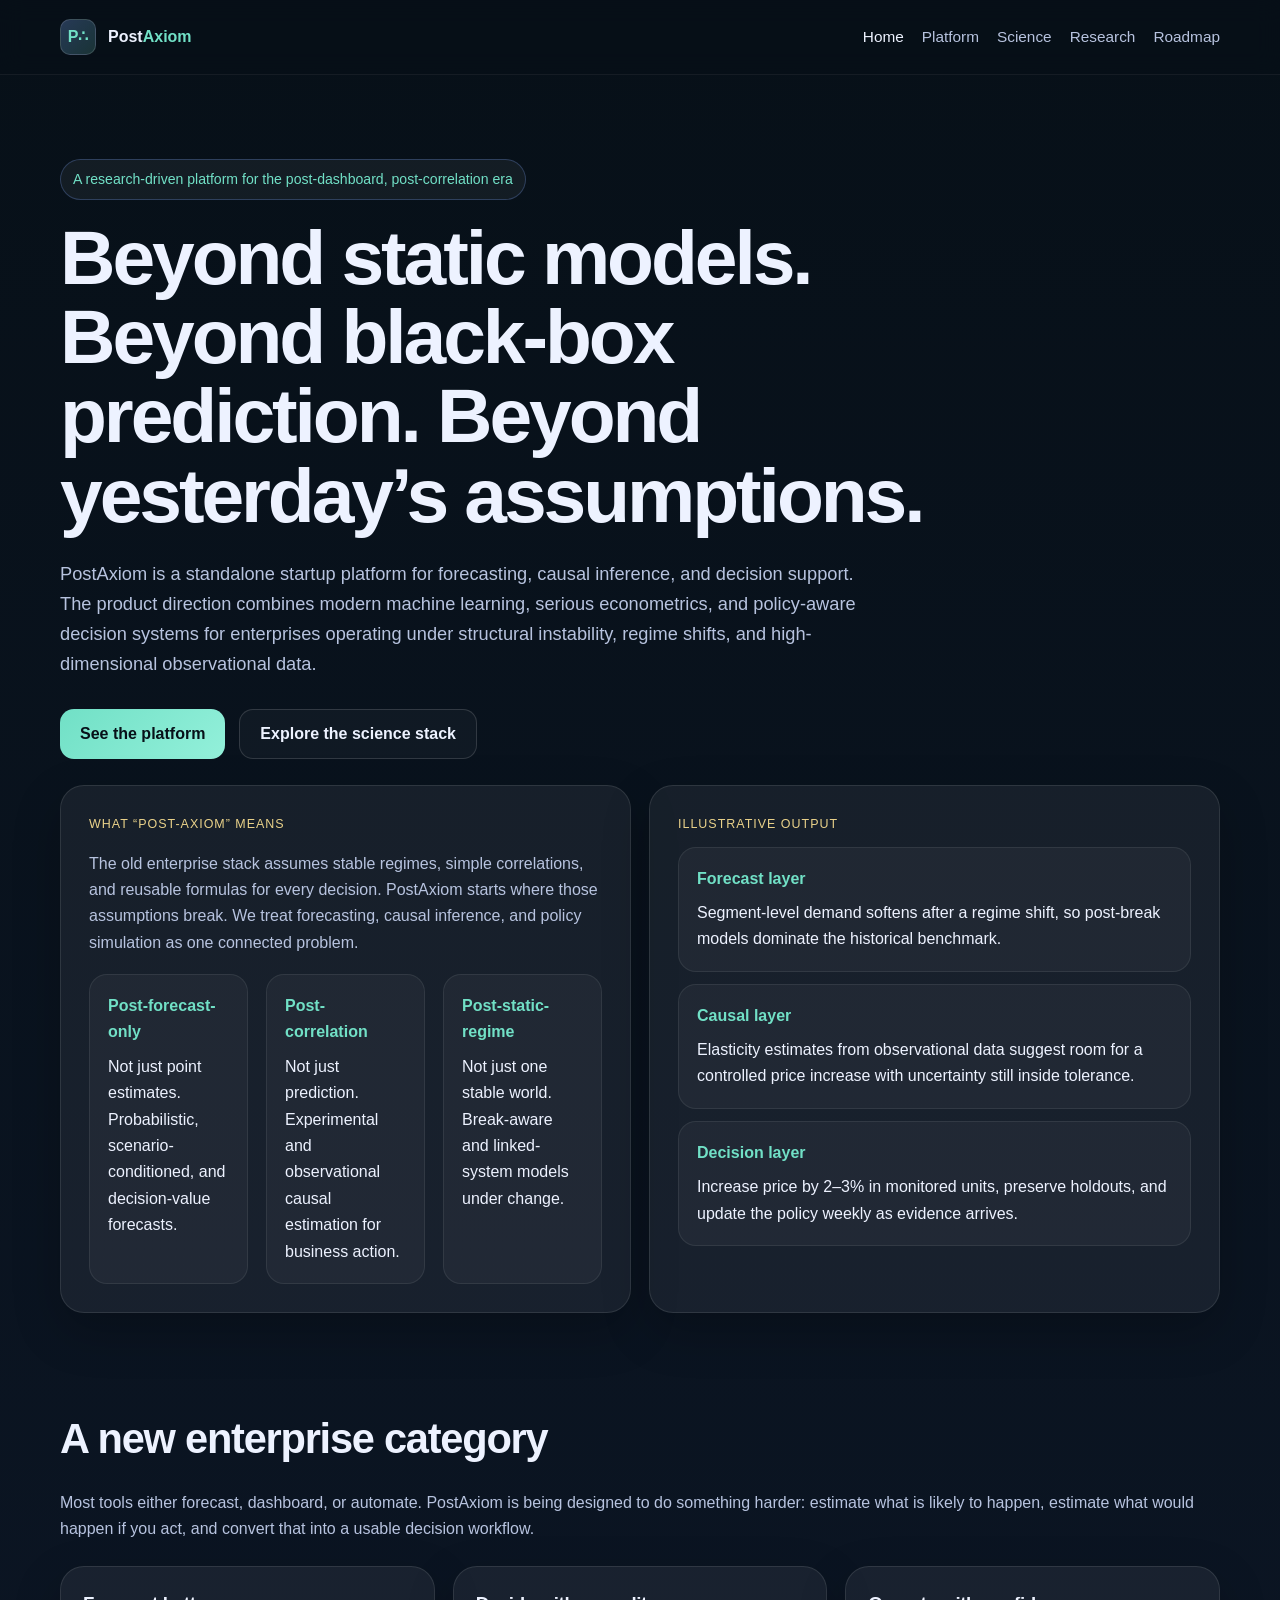
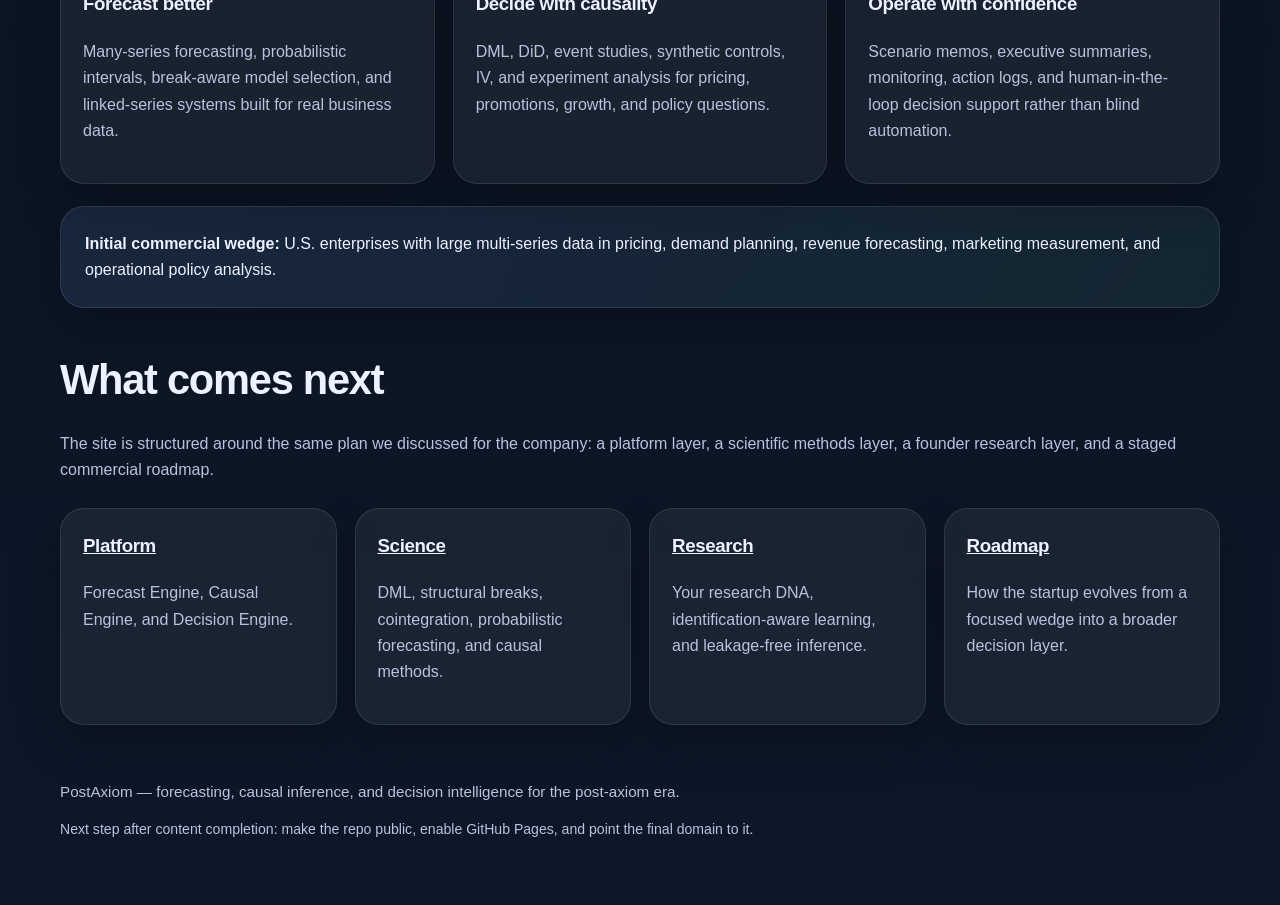
<file: index.html>
<!DOCTYPE html><html lang='en'><head><meta charset='UTF-8'><meta name='viewport' content='width=device-width, initial-scale=1.0'><title>PostAxiom | Forecasting, Causal Inference, and Decision Intelligence</title><meta name='description' content='PostAxiom is building a research-driven enterprise platform for forecasting, causal inference, and decision intelligence under real-world instability.'><link rel='stylesheet' href='styles.css'></head><body><header><div class='wrap topbar'><a class='brand' href='index.html'><span class='brand-mark'>P∴</span><span>Post<span class='accent'>Axiom</span></span></a><nav><a class='active' href='index.html'>Home</a><a href='platform.html'>Platform</a><a href='science.html'>Science</a><a href='research.html'>Research</a><a href='roadmap.html'>Roadmap</a></nav></div></header><main><section class='hero'><div class='wrap'><div class='eyebrow'>A research-driven platform for the post-dashboard, post-correlation era</div><h1>Beyond static models. Beyond black-box prediction. Beyond yesterday’s assumptions.</h1><p class='hero-sub'>PostAxiom is a standalone startup platform for forecasting, causal inference, and decision support. The product direction combines modern machine learning, serious econometrics, and policy-aware decision systems for enterprises operating under structural instability, regime shifts, and high-dimensional observational data.</p><div class='button-row'><a class='btn btn-primary' href='platform.html'>See the platform</a><a class='btn btn-secondary' href='science.html'>Explore the science stack</a></div><div class='grid-2 section'><div class='panel'><div class='mini-title'>What “post-axiom” means</div><p>The old enterprise stack assumes stable regimes, simple correlations, and reusable formulas for every decision. PostAxiom starts where those assumptions break. We treat forecasting, causal inference, and policy simulation as one connected problem.</p><div class='grid-3' style='margin-top:18px'><div class='metric'><strong>Post-forecast-only</strong><span>Not just point estimates. Probabilistic, scenario-conditioned, and decision-value forecasts.</span></div><div class='metric'><strong>Post-correlation</strong><span>Not just prediction. Experimental and observational causal estimation for business action.</span></div><div class='metric'><strong>Post-static-regime</strong><span>Not just one stable world. Break-aware and linked-system models under change.</span></div></div></div><div class='panel'><div class='mini-title'>Illustrative output</div><div class='sample-box'><strong>Forecast layer</strong>Segment-level demand softens after a regime shift, so post-break models dominate the historical benchmark.</div><div class='sample-box' style='margin-top:12px'><strong>Causal layer</strong>Elasticity estimates from observational data suggest room for a controlled price increase with uncertainty still inside tolerance.</div><div class='sample-box' style='margin-top:12px'><strong>Decision layer</strong>Increase price by 2–3% in monitored units, preserve holdouts, and update the policy weekly as evidence arrives.</div></div></div></div></section><section class='section'><div class='wrap'><div class='section-head'><h2>A new enterprise category</h2><p>Most tools either forecast, dashboard, or automate. PostAxiom is being designed to do something harder: estimate what is likely to happen, estimate what would happen if you act, and convert that into a usable decision workflow.</p></div><div class='grid-3'><div class='card'><h3>Forecast better</h3><p>Many-series forecasting, probabilistic intervals, break-aware model selection, and linked-series systems built for real business data.</p></div><div class='card'><h3>Decide with causality</h3><p>DML, DiD, event studies, synthetic controls, IV, and experiment analysis for pricing, promotions, growth, and policy questions.</p></div><div class='card'><h3>Operate with confidence</h3><p>Scenario memos, executive summaries, monitoring, action logs, and human-in-the-loop decision support rather than blind automation.</p></div></div><div class='band' style='margin-top:22px'><strong>Initial commercial wedge:</strong> U.S. enterprises with large multi-series data in pricing, demand planning, revenue forecasting, marketing measurement, and operational policy analysis.</div></div></section><section class='section'><div class='wrap'><div class='section-head'><h2>What comes next</h2><p>The site is structured around the same plan we discussed for the company: a platform layer, a scientific methods layer, a founder research layer, and a staged commercial roadmap.</p></div><div class='grid-4'><div class='card'><h3><a href='platform.html'>Platform</a></h3><p>Forecast Engine, Causal Engine, and Decision Engine.</p></div><div class='card'><h3><a href='science.html'>Science</a></h3><p>DML, structural breaks, cointegration, probabilistic forecasting, and causal methods.</p></div><div class='card'><h3><a href='research.html'>Research</a></h3><p>Your research DNA, identification-aware learning, and leakage-free inference.</p></div><div class='card'><h3><a href='roadmap.html'>Roadmap</a></h3><p>How the startup evolves from a focused wedge into a broader decision layer.</p></div></div></div></section></main><footer><div class='wrap'><div>PostAxiom — forecasting, causal inference, and decision intelligence for the post-axiom era.</div><div class='note'>Next step after content completion: make the repo public, enable GitHub Pages, and point the final domain to it.</div></div></footer></body></html>
</file>
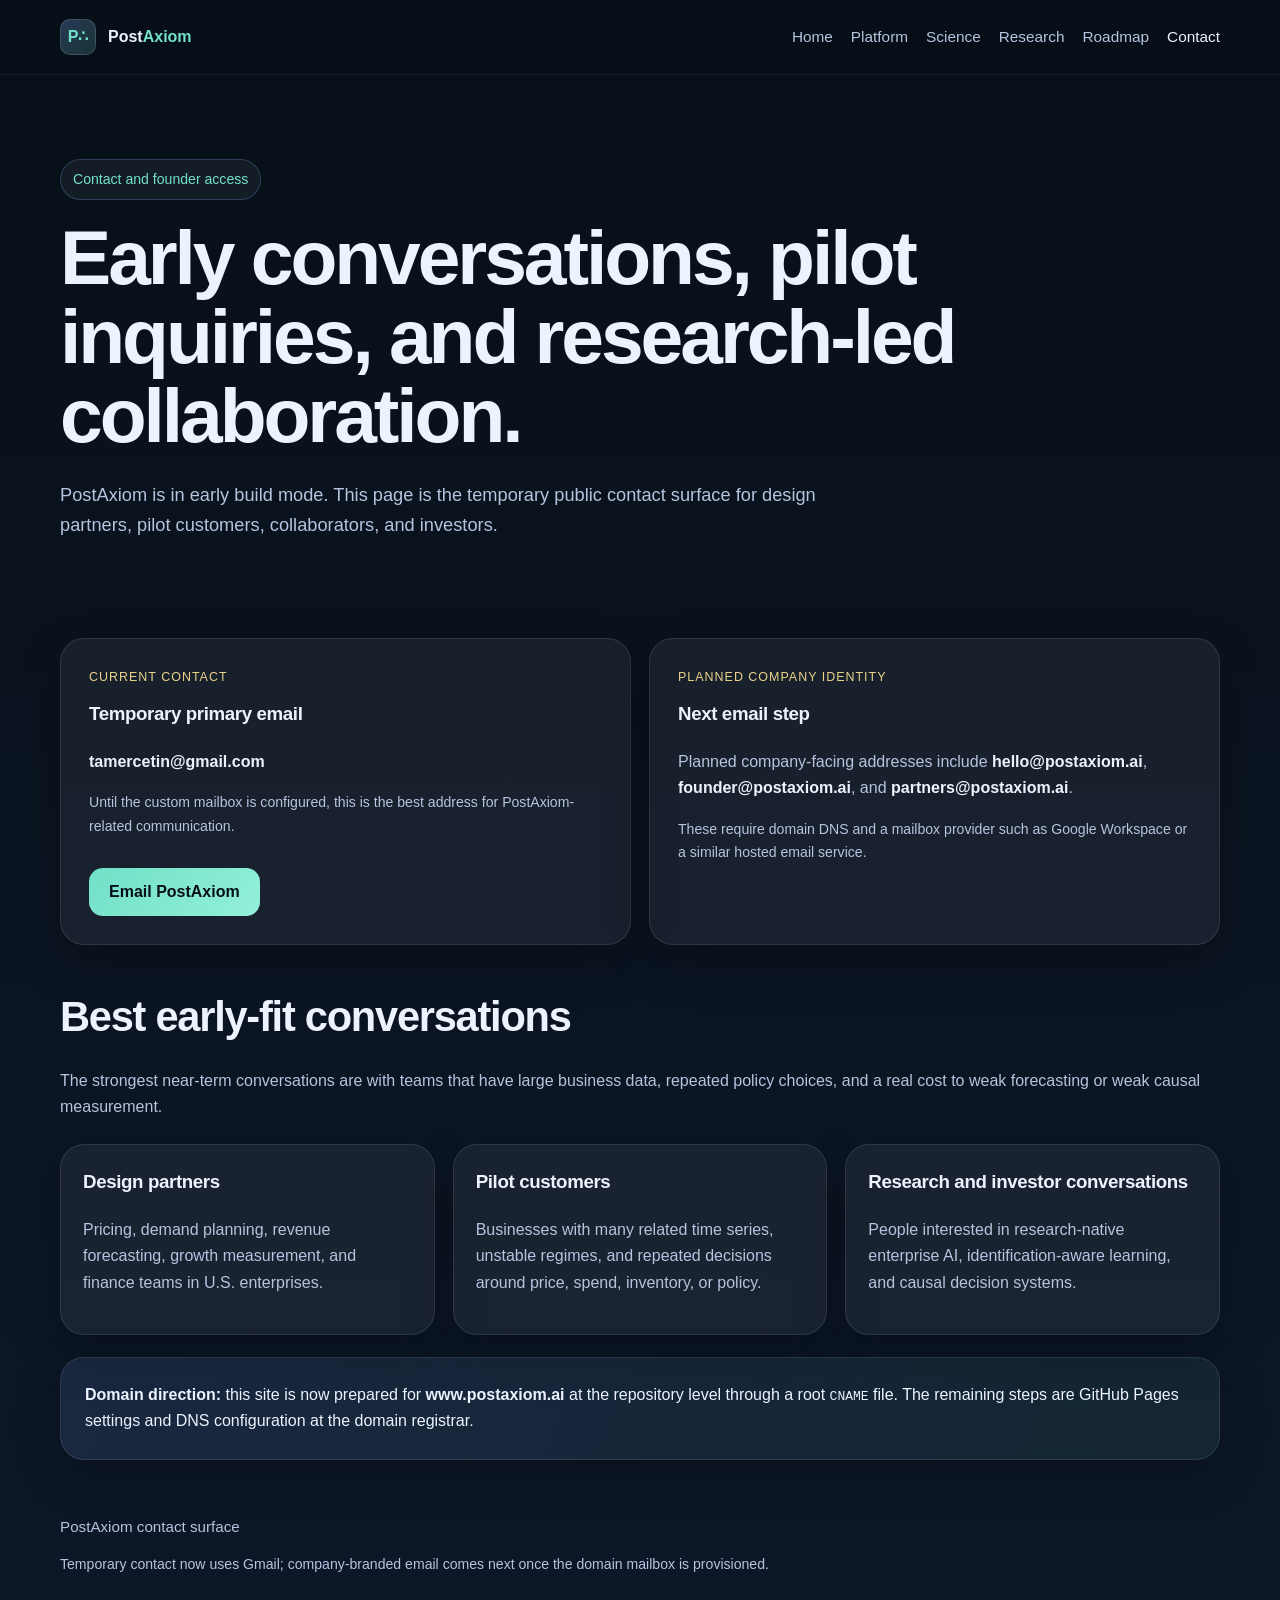
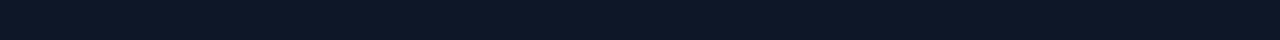
<file: contact.html>
<!DOCTYPE html><html lang='en'><head><meta charset='UTF-8'><meta name='viewport' content='width=device-width, initial-scale=1.0'><title>Contact | PostAxiom</title><meta name='description' content='Contact PostAxiom for design-partner, pilot, and investor conversations.'><link rel='stylesheet' href='styles.css'></head><body><header><div class='wrap topbar'><a class='brand' href='index.html'><span class='brand-mark'>P∴</span><span>Post<span class='accent'>Axiom</span></span></a><nav><a href='index.html'>Home</a><a href='platform.html'>Platform</a><a href='science.html'>Science</a><a href='research.html'>Research</a><a href='roadmap.html'>Roadmap</a><a class='active' href='contact.html'>Contact</a></nav></div></header><main><section class='hero'><div class='wrap'><div class='eyebrow'>Contact and founder access</div><h1>Early conversations, pilot inquiries, and research-led collaboration.</h1><p class='hero-sub'>PostAxiom is in early build mode. This page is the temporary public contact surface for design partners, pilot customers, collaborators, and investors.</p></div></section><section class='section'><div class='wrap'><div class='grid-2'><div class='panel'><div class='mini-title'>Current contact</div><h3>Temporary primary email</h3><p><strong style='color:#edf2ff'>tamercetin@gmail.com</strong></p><p class='note'>Until the custom mailbox is configured, this is the best address for PostAxiom-related communication.</p><div class='button-row'><a class='btn btn-primary' href='mailto:tamercetin@gmail.com?subject=PostAxiom%20Inquiry'>Email PostAxiom</a></div></div><div class='panel'><div class='mini-title'>Planned company identity</div><h3>Next email step</h3><p>Planned company-facing addresses include <strong style='color:#edf2ff'>hello@postaxiom.ai</strong>, <strong style='color:#edf2ff'>founder@postaxiom.ai</strong>, and <strong style='color:#edf2ff'>partners@postaxiom.ai</strong>.</p><p class='note'>These require domain DNS and a mailbox provider such as Google Workspace or a similar hosted email service.</p></div></div></div></section><section class='section'><div class='wrap'><div class='section-head'><h2>Best early-fit conversations</h2><p>The strongest near-term conversations are with teams that have large business data, repeated policy choices, and a real cost to weak forecasting or weak causal measurement.</p></div><div class='grid-3'><div class='card'><h3>Design partners</h3><p>Pricing, demand planning, revenue forecasting, growth measurement, and finance teams in U.S. enterprises.</p></div><div class='card'><h3>Pilot customers</h3><p>Businesses with many related time series, unstable regimes, and repeated decisions around price, spend, inventory, or policy.</p></div><div class='card'><h3>Research and investor conversations</h3><p>People interested in research-native enterprise AI, identification-aware learning, and causal decision systems.</p></div></div><div class='band' style='margin-top:22px'><strong>Domain direction:</strong> this site is now prepared for <strong>www.postaxiom.ai</strong> at the repository level through a root <code>CNAME</code> file. The remaining steps are GitHub Pages settings and DNS configuration at the domain registrar.</div></div></section></main><footer><div class='wrap'><div>PostAxiom contact surface</div><div class='note'>Temporary contact now uses Gmail; company-branded email comes next once the domain mailbox is provisioned.</div></div></footer></body></html>
</file>
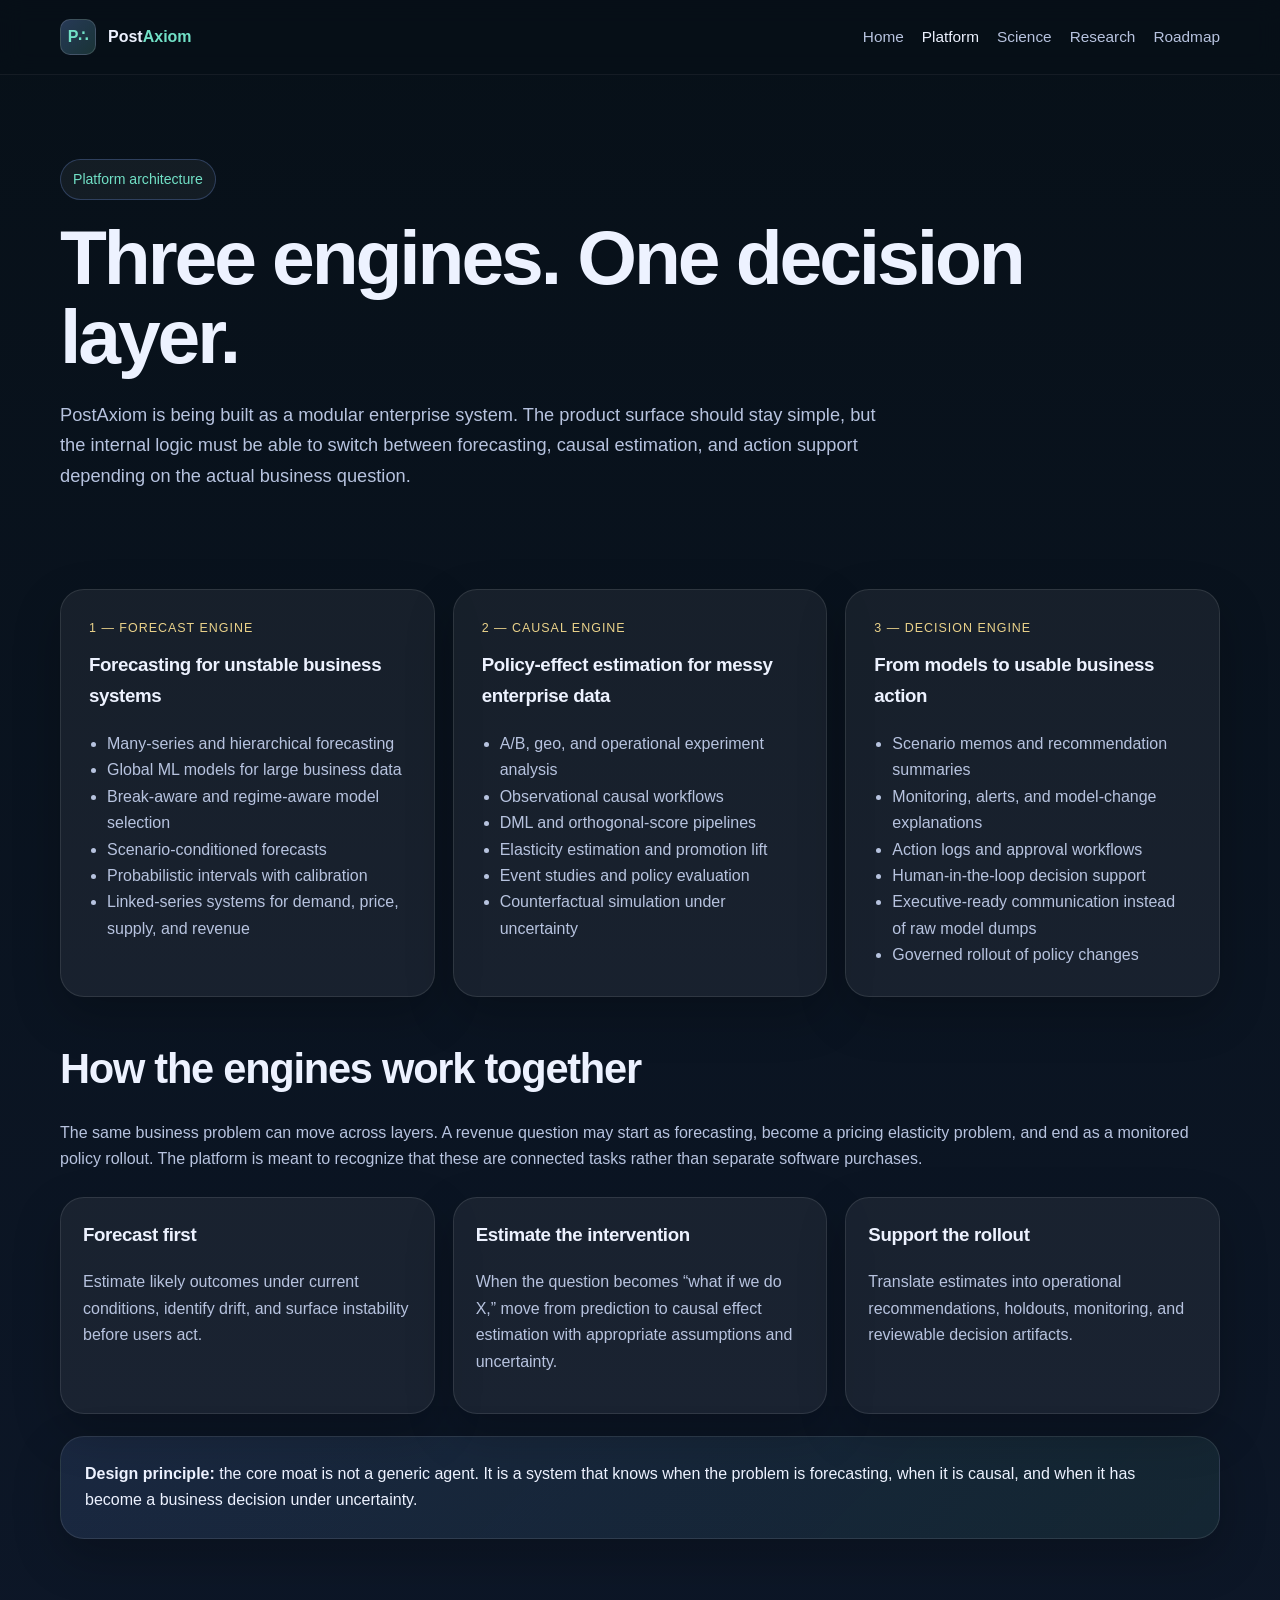
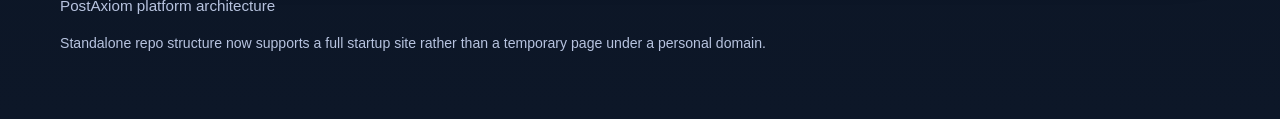
<file: platform.html>
<!DOCTYPE html><html lang='en'><head><meta charset='UTF-8'><meta name='viewport' content='width=device-width, initial-scale=1.0'><title>Platform | PostAxiom</title><meta name='description' content='The PostAxiom platform architecture: Forecast Engine, Causal Engine, and Decision Engine.'><link rel='stylesheet' href='styles.css'></head><body><header><div class='wrap topbar'><a class='brand' href='index.html'><span class='brand-mark'>P∴</span><span>Post<span class='accent'>Axiom</span></span></a><nav><a href='index.html'>Home</a><a class='active' href='platform.html'>Platform</a><a href='science.html'>Science</a><a href='research.html'>Research</a><a href='roadmap.html'>Roadmap</a></nav></div></header><main><section class='hero'><div class='wrap'><div class='eyebrow'>Platform architecture</div><h1>Three engines. One decision layer.</h1><p class='hero-sub'>PostAxiom is being built as a modular enterprise system. The product surface should stay simple, but the internal logic must be able to switch between forecasting, causal estimation, and action support depending on the actual business question.</p></div></section><section class='section'><div class='wrap'><div class='grid-3'><div class='panel'><div class='mini-title'>1 — Forecast Engine</div><h3>Forecasting for unstable business systems</h3><ul class='clean'><li>Many-series and hierarchical forecasting</li><li>Global ML models for large business data</li><li>Break-aware and regime-aware model selection</li><li>Scenario-conditioned forecasts</li><li>Probabilistic intervals with calibration</li><li>Linked-series systems for demand, price, supply, and revenue</li></ul></div><div class='panel'><div class='mini-title'>2 — Causal Engine</div><h3>Policy-effect estimation for messy enterprise data</h3><ul class='clean'><li>A/B, geo, and operational experiment analysis</li><li>Observational causal workflows</li><li>DML and orthogonal-score pipelines</li><li>Elasticity estimation and promotion lift</li><li>Event studies and policy evaluation</li><li>Counterfactual simulation under uncertainty</li></ul></div><div class='panel'><div class='mini-title'>3 — Decision Engine</div><h3>From models to usable business action</h3><ul class='clean'><li>Scenario memos and recommendation summaries</li><li>Monitoring, alerts, and model-change explanations</li><li>Action logs and approval workflows</li><li>Human-in-the-loop decision support</li><li>Executive-ready communication instead of raw model dumps</li><li>Governed rollout of policy changes</li></ul></div></div></div></section><section class='section'><div class='wrap'><div class='section-head'><h2>How the engines work together</h2><p>The same business problem can move across layers. A revenue question may start as forecasting, become a pricing elasticity problem, and end as a monitored policy rollout. The platform is meant to recognize that these are connected tasks rather than separate software purchases.</p></div><div class='grid-3'><div class='card'><h3>Forecast first</h3><p>Estimate likely outcomes under current conditions, identify drift, and surface instability before users act.</p></div><div class='card'><h3>Estimate the intervention</h3><p>When the question becomes “what if we do X,” move from prediction to causal effect estimation with appropriate assumptions and uncertainty.</p></div><div class='card'><h3>Support the rollout</h3><p>Translate estimates into operational recommendations, holdouts, monitoring, and reviewable decision artifacts.</p></div></div><div class='band' style='margin-top:22px'><strong>Design principle:</strong> the core moat is not a generic agent. It is a system that knows when the problem is forecasting, when it is causal, and when it has become a business decision under uncertainty.</div></div></section></main><footer><div class='wrap'><div>PostAxiom platform architecture</div><div class='note'>Standalone repo structure now supports a full startup site rather than a temporary page under a personal domain.</div></div></footer></body></html>
</file>
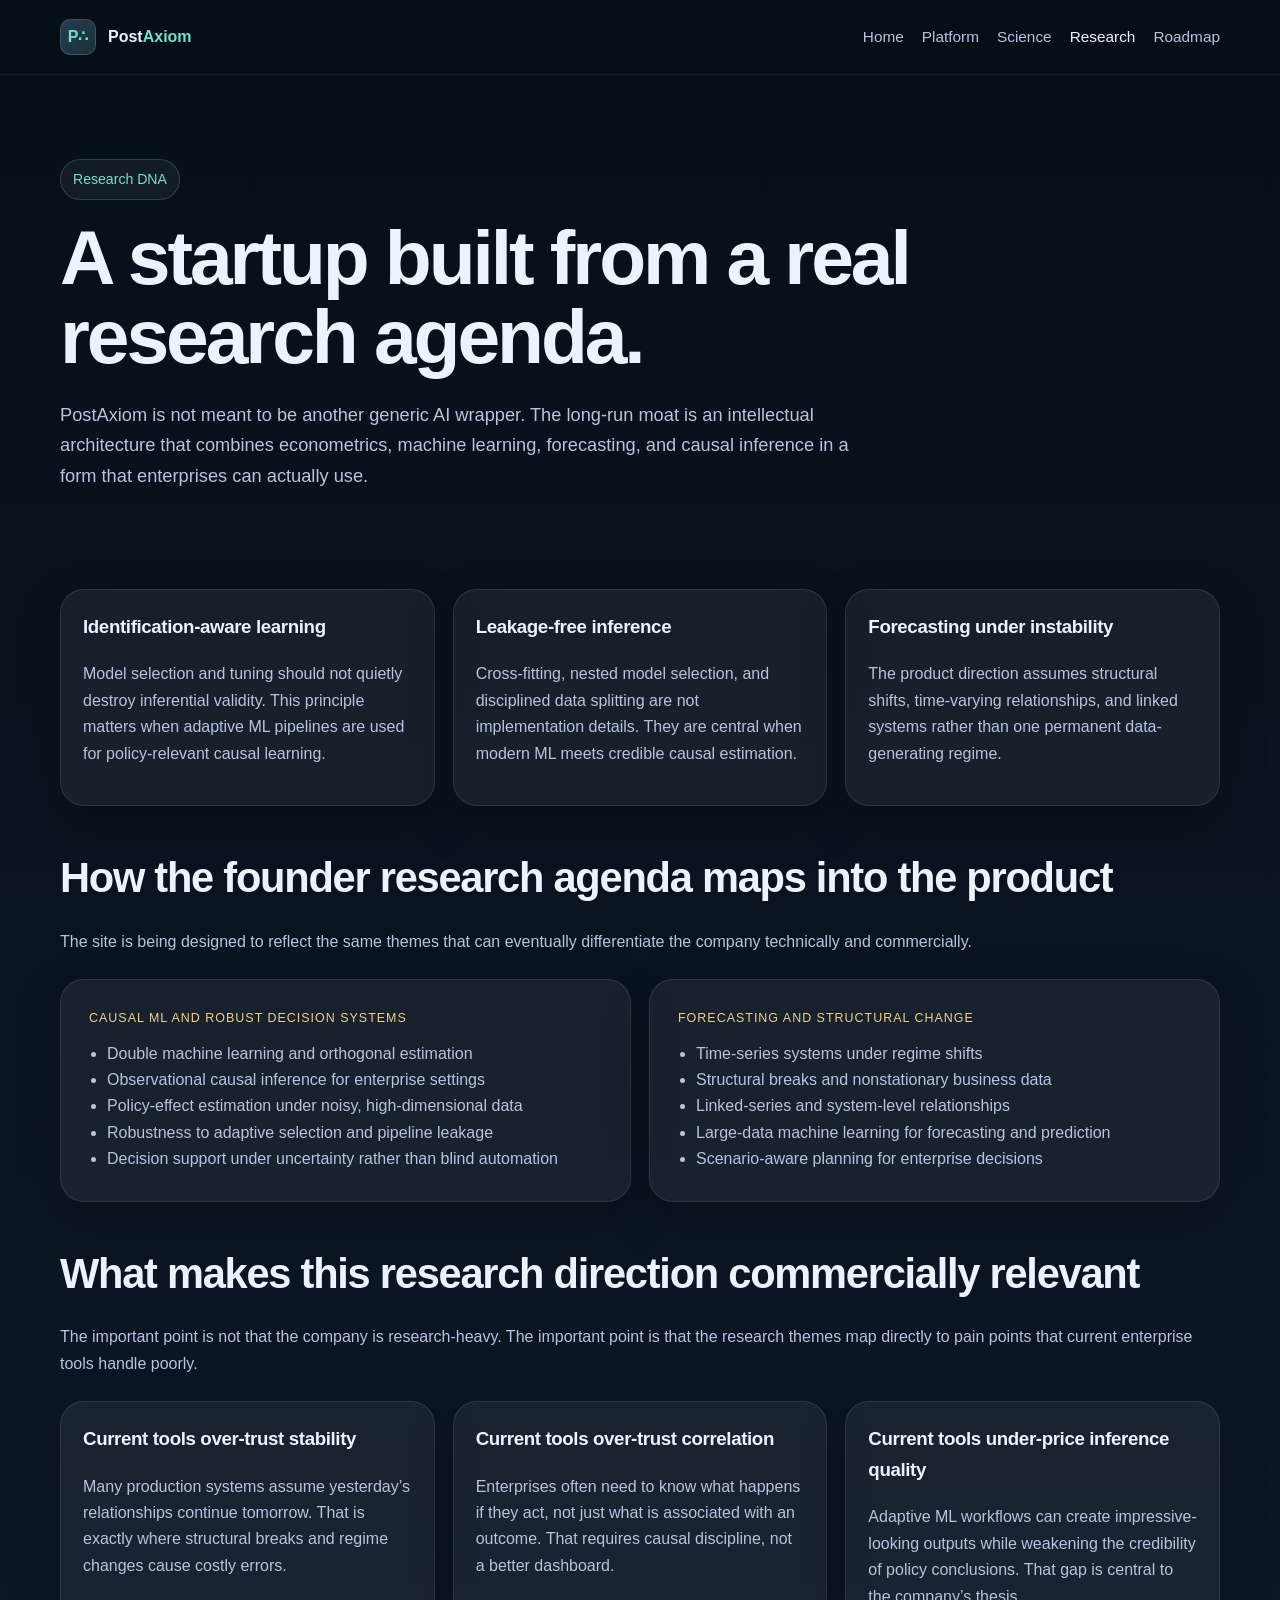
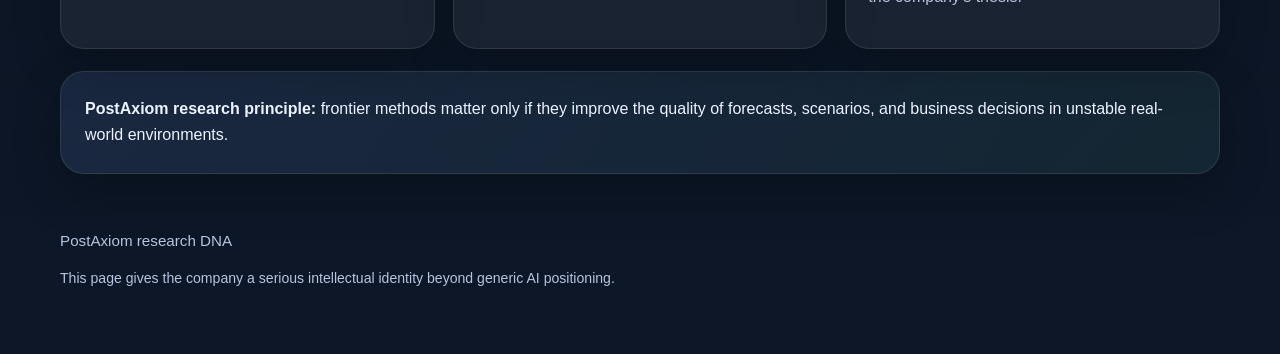
<file: research.html>
<!DOCTYPE html><html lang='en'><head><meta charset='UTF-8'><meta name='viewport' content='width=device-width, initial-scale=1.0'><title>Research DNA | PostAxiom</title><meta name='description' content='Research direction behind PostAxiom, including identification-aware learning, leakage-free inference, and causal ML.'><link rel='stylesheet' href='styles.css'></head><body><header><div class='wrap topbar'><a class='brand' href='index.html'><span class='brand-mark'>P∴</span><span>Post<span class='accent'>Axiom</span></span></a><nav><a href='index.html'>Home</a><a href='platform.html'>Platform</a><a href='science.html'>Science</a><a class='active' href='research.html'>Research</a><a href='roadmap.html'>Roadmap</a></nav></div></header><main><section class='hero'><div class='wrap'><div class='eyebrow'>Research DNA</div><h1>A startup built from a real research agenda.</h1><p class='hero-sub'>PostAxiom is not meant to be another generic AI wrapper. The long-run moat is an intellectual architecture that combines econometrics, machine learning, forecasting, and causal inference in a form that enterprises can actually use.</p></div></section><section class='section'><div class='wrap'><div class='grid-3'><div class='card'><h3>Identification-aware learning</h3><p>Model selection and tuning should not quietly destroy inferential validity. This principle matters when adaptive ML pipelines are used for policy-relevant causal learning.</p></div><div class='card'><h3>Leakage-free inference</h3><p>Cross-fitting, nested model selection, and disciplined data splitting are not implementation details. They are central when modern ML meets credible causal estimation.</p></div><div class='card'><h3>Forecasting under instability</h3><p>The product direction assumes structural shifts, time-varying relationships, and linked systems rather than one permanent data-generating regime.</p></div></div></div></section><section class='section'><div class='wrap'><div class='section-head'><h2>How the founder research agenda maps into the product</h2><p>The site is being designed to reflect the same themes that can eventually differentiate the company technically and commercially.</p></div><div class='grid-2'><div class='panel'><div class='mini-title'>Causal ML and robust decision systems</div><ul class='clean'><li>Double machine learning and orthogonal estimation</li><li>Observational causal inference for enterprise settings</li><li>Policy-effect estimation under noisy, high-dimensional data</li><li>Robustness to adaptive selection and pipeline leakage</li><li>Decision support under uncertainty rather than blind automation</li></ul></div><div class='panel'><div class='mini-title'>Forecasting and structural change</div><ul class='clean'><li>Time-series systems under regime shifts</li><li>Structural breaks and nonstationary business data</li><li>Linked-series and system-level relationships</li><li>Large-data machine learning for forecasting and prediction</li><li>Scenario-aware planning for enterprise decisions</li></ul></div></div></div></section><section class='section'><div class='wrap'><div class='section-head'><h2>What makes this research direction commercially relevant</h2><p>The important point is not that the company is research-heavy. The important point is that the research themes map directly to pain points that current enterprise tools handle poorly.</p></div><div class='grid-3'><div class='card'><h3>Current tools over-trust stability</h3><p>Many production systems assume yesterday’s relationships continue tomorrow. That is exactly where structural breaks and regime changes cause costly errors.</p></div><div class='card'><h3>Current tools over-trust correlation</h3><p>Enterprises often need to know what happens if they act, not just what is associated with an outcome. That requires causal discipline, not a better dashboard.</p></div><div class='card'><h3>Current tools under-price inference quality</h3><p>Adaptive ML workflows can create impressive-looking outputs while weakening the credibility of policy conclusions. That gap is central to the company’s thesis.</p></div></div><div class='band' style='margin-top:22px'><strong>PostAxiom research principle:</strong> frontier methods matter only if they improve the quality of forecasts, scenarios, and business decisions in unstable real-world environments.</div></div></section></main><footer><div class='wrap'><div>PostAxiom research DNA</div><div class='note'>This page gives the company a serious intellectual identity beyond generic AI positioning.</div></div></footer></body></html>
</file>
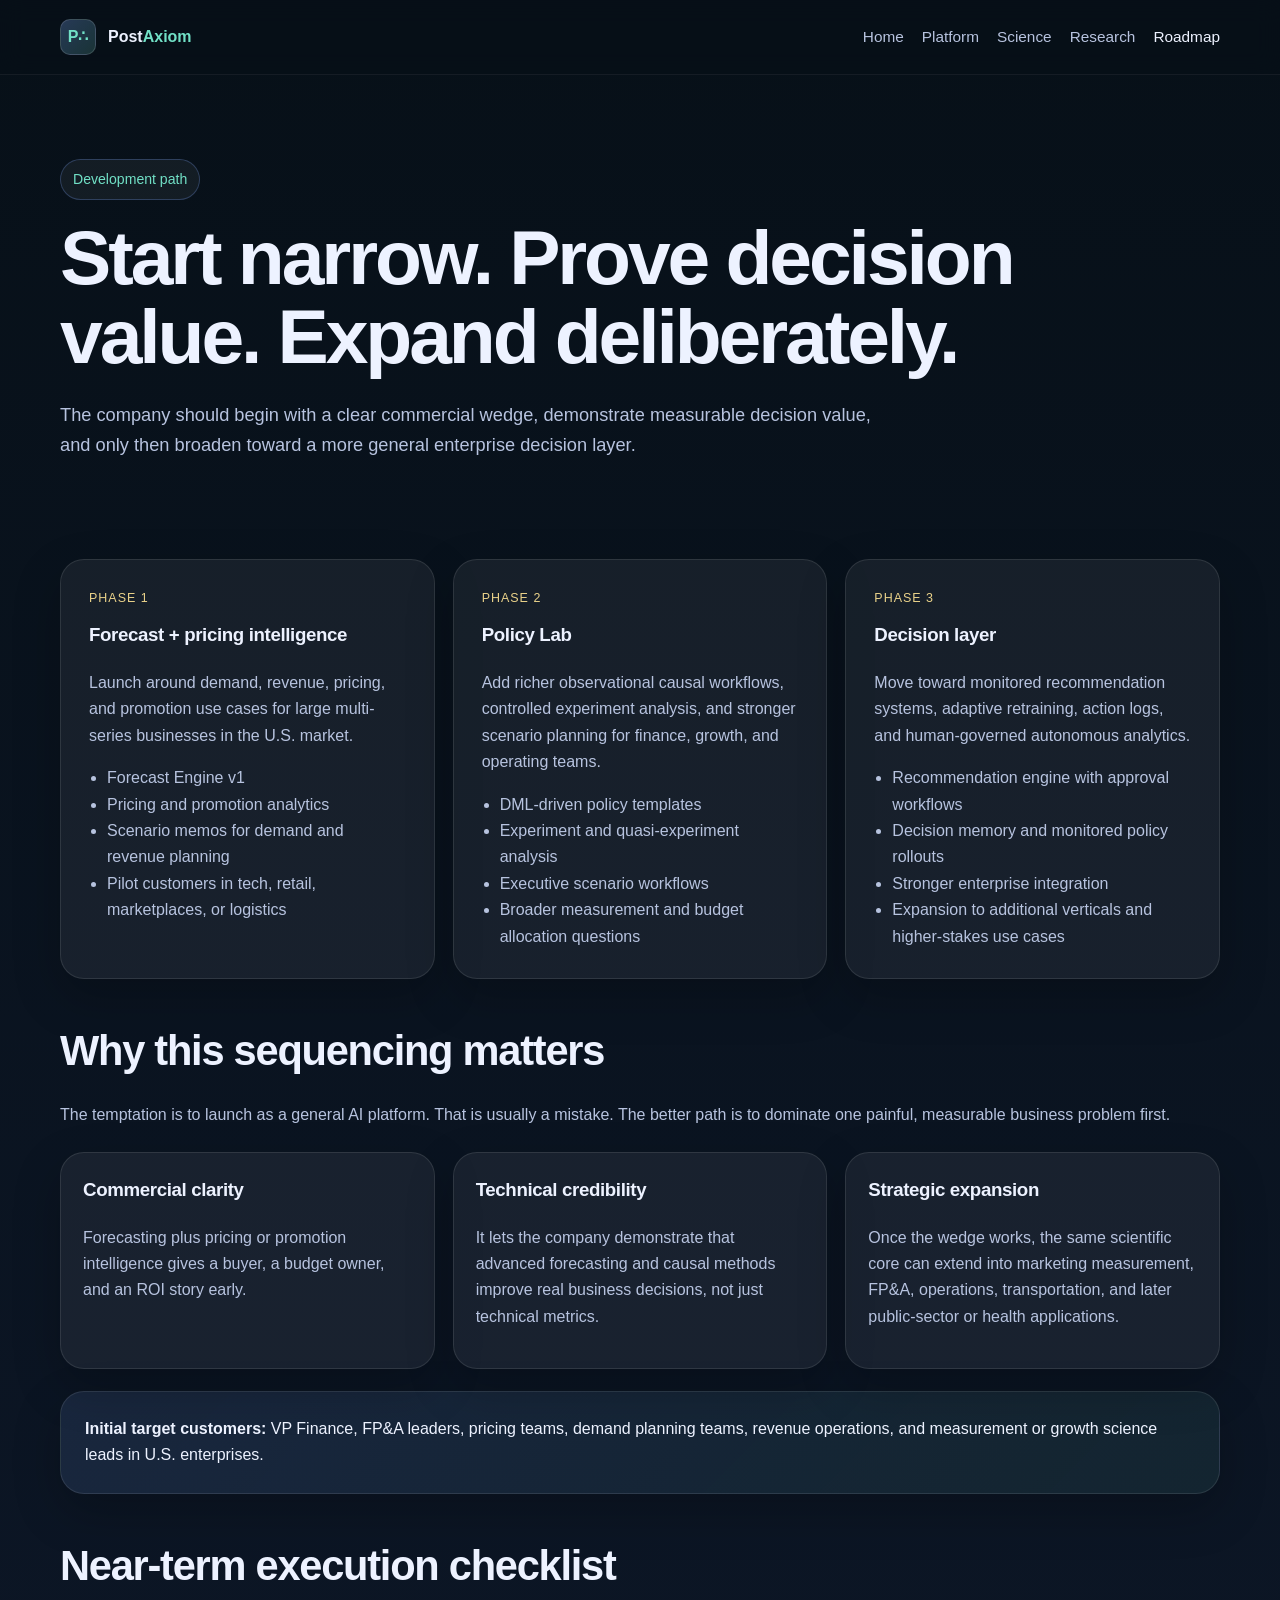
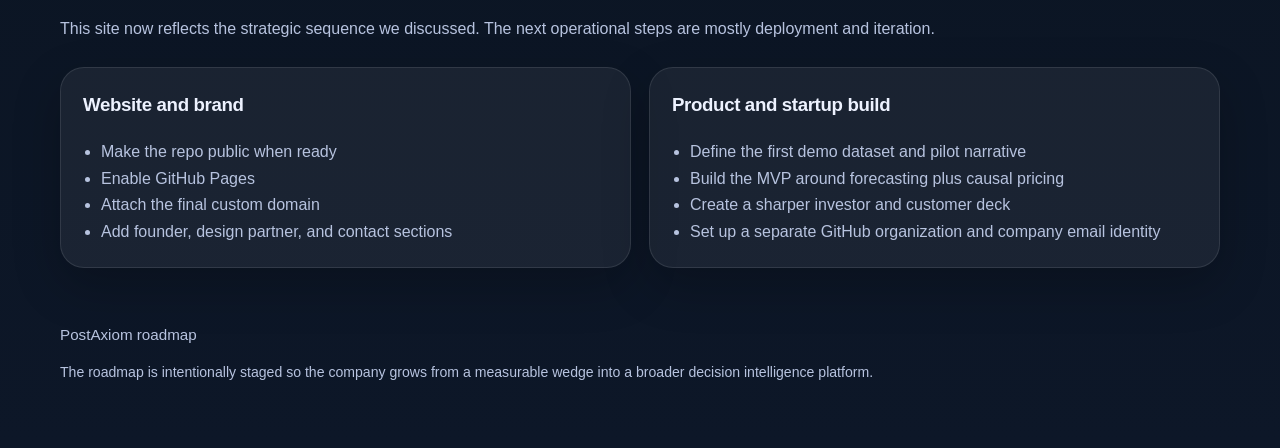
<file: roadmap.html>
<!DOCTYPE html><html lang='en'><head><meta charset='UTF-8'><meta name='viewport' content='width=device-width, initial-scale=1.0'><title>Roadmap | PostAxiom</title><meta name='description' content='Commercial and product roadmap for PostAxiom from focused wedge to broader decision intelligence.'><link rel='stylesheet' href='styles.css'></head><body><header><div class='wrap topbar'><a class='brand' href='index.html'><span class='brand-mark'>P∴</span><span>Post<span class='accent'>Axiom</span></span></a><nav><a href='index.html'>Home</a><a href='platform.html'>Platform</a><a href='science.html'>Science</a><a href='research.html'>Research</a><a class='active' href='roadmap.html'>Roadmap</a></nav></div></header><main><section class='hero'><div class='wrap'><div class='eyebrow'>Development path</div><h1>Start narrow. Prove decision value. Expand deliberately.</h1><p class='hero-sub'>The company should begin with a clear commercial wedge, demonstrate measurable decision value, and only then broaden toward a more general enterprise decision layer.</p></div></section><section class='section'><div class='wrap'><div class='grid-3'><div class='panel'><div class='mini-title'>Phase 1</div><h3>Forecast + pricing intelligence</h3><p>Launch around demand, revenue, pricing, and promotion use cases for large multi-series businesses in the U.S. market.</p><ul class='clean'><li>Forecast Engine v1</li><li>Pricing and promotion analytics</li><li>Scenario memos for demand and revenue planning</li><li>Pilot customers in tech, retail, marketplaces, or logistics</li></ul></div><div class='panel'><div class='mini-title'>Phase 2</div><h3>Policy Lab</h3><p>Add richer observational causal workflows, controlled experiment analysis, and stronger scenario planning for finance, growth, and operating teams.</p><ul class='clean'><li>DML-driven policy templates</li><li>Experiment and quasi-experiment analysis</li><li>Executive scenario workflows</li><li>Broader measurement and budget allocation questions</li></ul></div><div class='panel'><div class='mini-title'>Phase 3</div><h3>Decision layer</h3><p>Move toward monitored recommendation systems, adaptive retraining, action logs, and human-governed autonomous analytics.</p><ul class='clean'><li>Recommendation engine with approval workflows</li><li>Decision memory and monitored policy rollouts</li><li>Stronger enterprise integration</li><li>Expansion to additional verticals and higher-stakes use cases</li></ul></div></div></div></section><section class='section'><div class='wrap'><div class='section-head'><h2>Why this sequencing matters</h2><p>The temptation is to launch as a general AI platform. That is usually a mistake. The better path is to dominate one painful, measurable business problem first.</p></div><div class='grid-3'><div class='card'><h3>Commercial clarity</h3><p>Forecasting plus pricing or promotion intelligence gives a buyer, a budget owner, and an ROI story early.</p></div><div class='card'><h3>Technical credibility</h3><p>It lets the company demonstrate that advanced forecasting and causal methods improve real business decisions, not just technical metrics.</p></div><div class='card'><h3>Strategic expansion</h3><p>Once the wedge works, the same scientific core can extend into marketing measurement, FP&A, operations, transportation, and later public-sector or health applications.</p></div></div><div class='band' style='margin-top:22px'><strong>Initial target customers:</strong> VP Finance, FP&amp;A leaders, pricing teams, demand planning teams, revenue operations, and measurement or growth science leads in U.S. enterprises.</div></div></section><section class='section'><div class='wrap'><div class='section-head'><h2>Near-term execution checklist</h2><p>This site now reflects the strategic sequence we discussed. The next operational steps are mostly deployment and iteration.</p></div><div class='grid-2'><div class='card'><h3>Website and brand</h3><ul class='clean'><li>Make the repo public when ready</li><li>Enable GitHub Pages</li><li>Attach the final custom domain</li><li>Add founder, design partner, and contact sections</li></ul></div><div class='card'><h3>Product and startup build</h3><ul class='clean'><li>Define the first demo dataset and pilot narrative</li><li>Build the MVP around forecasting plus causal pricing</li><li>Create a sharper investor and customer deck</li><li>Set up a separate GitHub organization and company email identity</li></ul></div></div></div></section></main><footer><div class='wrap'><div>PostAxiom roadmap</div><div class='note'>The roadmap is intentionally staged so the company grows from a measurable wedge into a broader decision intelligence platform.</div></div></footer></body></html>
</file>
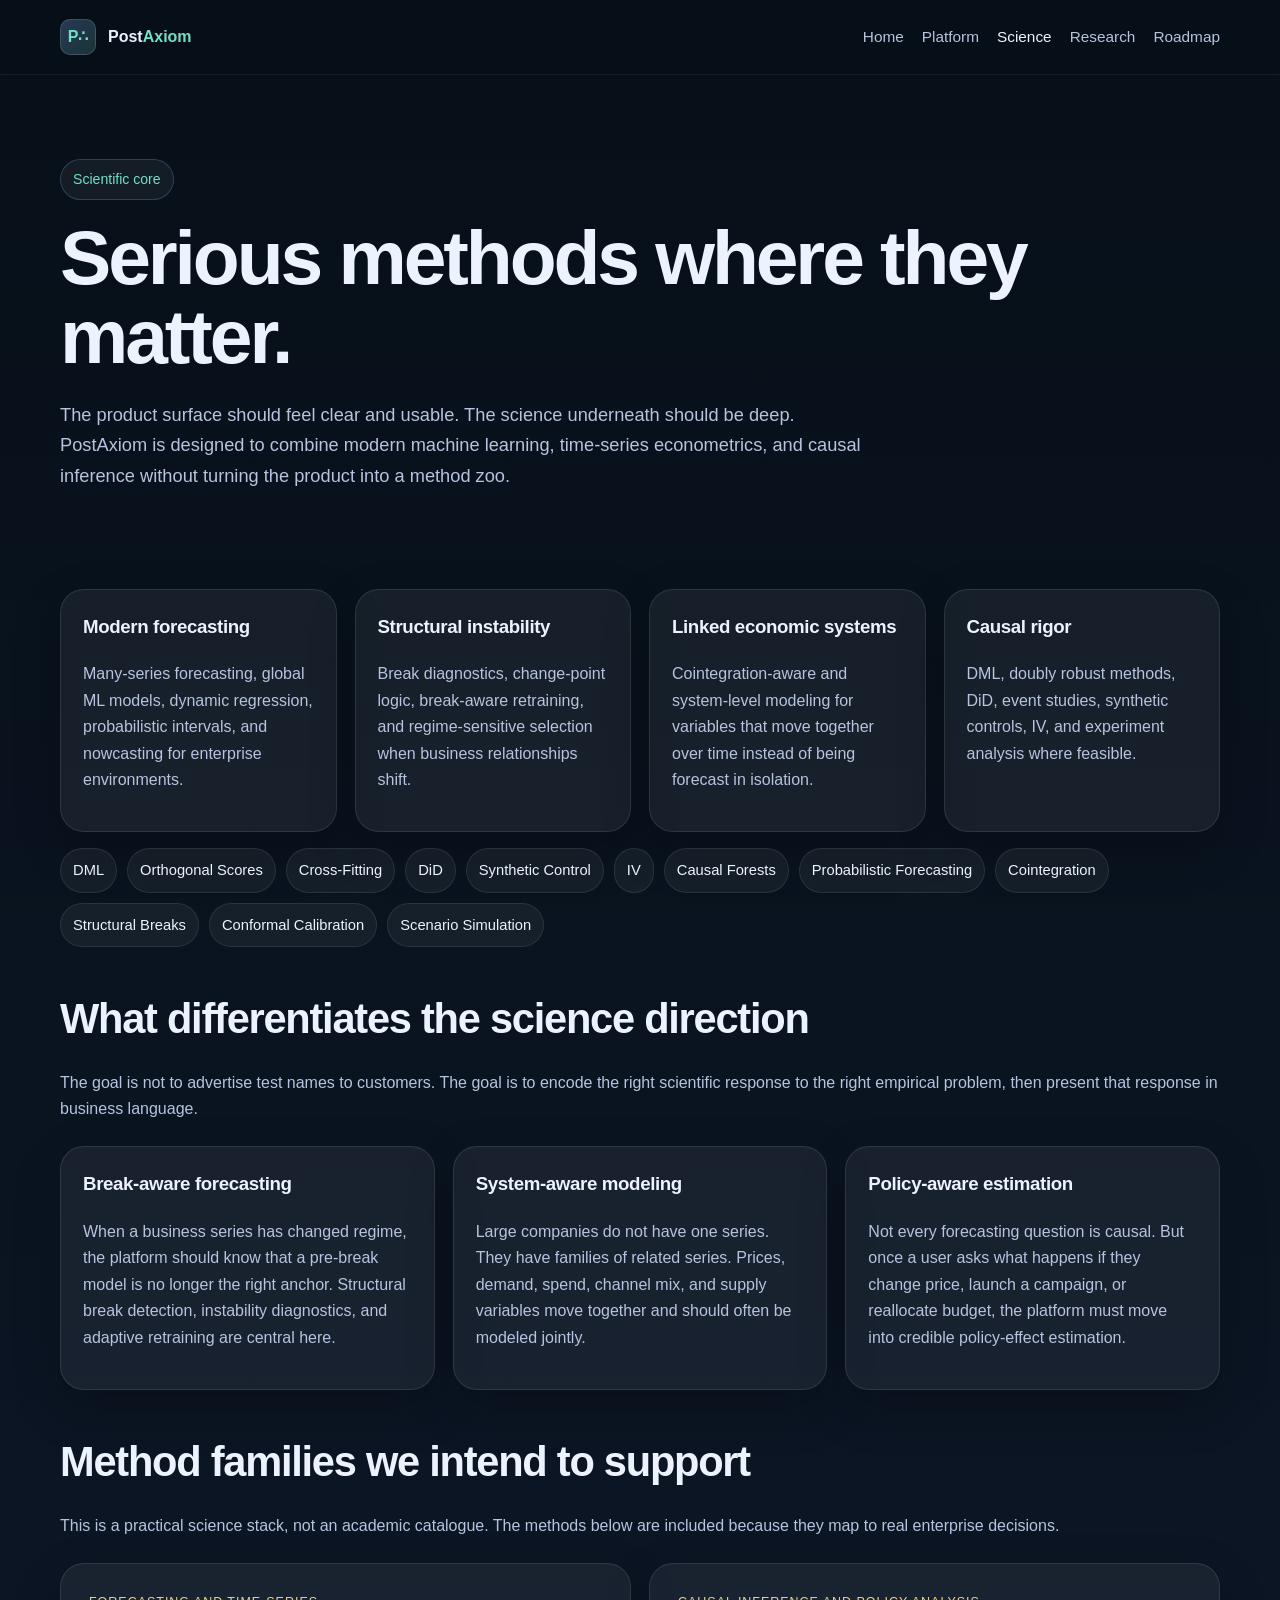
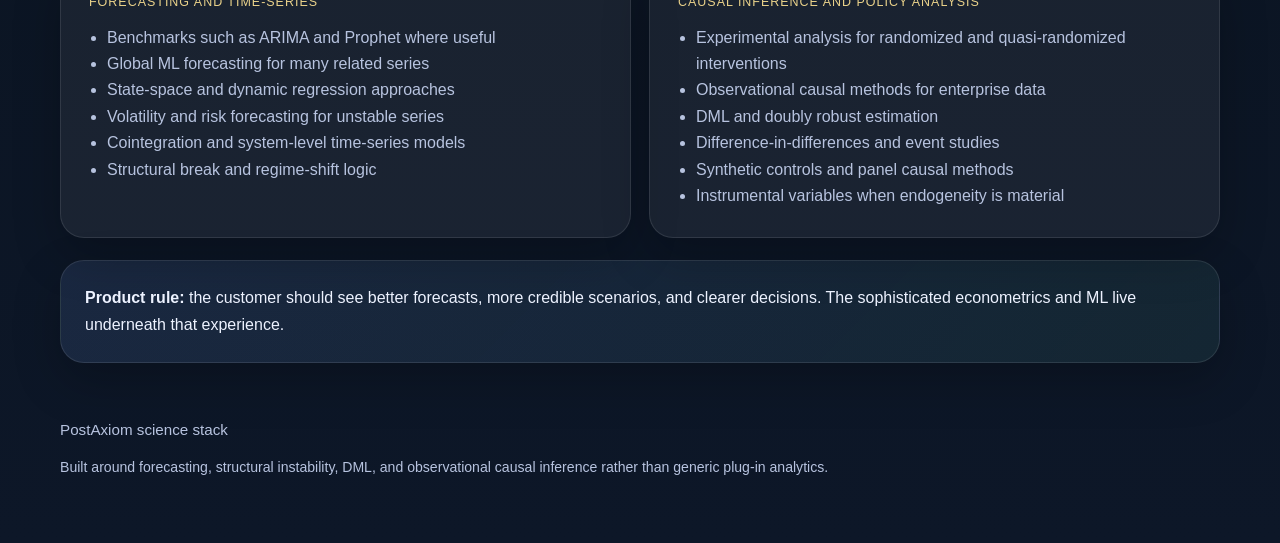
<file: science.html>
<!DOCTYPE html><html lang='en'><head><meta charset='UTF-8'><meta name='viewport' content='width=device-width, initial-scale=1.0'><title>Science Stack | PostAxiom</title><meta name='description' content='Scientific methods behind PostAxiom: DML, causal inference, structural breaks, cointegration, and probabilistic forecasting.'><link rel='stylesheet' href='styles.css'></head><body><header><div class='wrap topbar'><a class='brand' href='index.html'><span class='brand-mark'>P∴</span><span>Post<span class='accent'>Axiom</span></span></a><nav><a href='index.html'>Home</a><a href='platform.html'>Platform</a><a class='active' href='science.html'>Science</a><a href='research.html'>Research</a><a href='roadmap.html'>Roadmap</a></nav></div></header><main><section class='hero'><div class='wrap'><div class='eyebrow'>Scientific core</div><h1>Serious methods where they matter.</h1><p class='hero-sub'>The product surface should feel clear and usable. The science underneath should be deep. PostAxiom is designed to combine modern machine learning, time-series econometrics, and causal inference without turning the product into a method zoo.</p></div></section><section class='section'><div class='wrap'><div class='grid-4'><div class='card'><h3>Modern forecasting</h3><p>Many-series forecasting, global ML models, dynamic regression, probabilistic intervals, and nowcasting for enterprise environments.</p></div><div class='card'><h3>Structural instability</h3><p>Break diagnostics, change-point logic, break-aware retraining, and regime-sensitive selection when business relationships shift.</p></div><div class='card'><h3>Linked economic systems</h3><p>Cointegration-aware and system-level modeling for variables that move together over time instead of being forecast in isolation.</p></div><div class='card'><h3>Causal rigor</h3><p>DML, doubly robust methods, DiD, event studies, synthetic controls, IV, and experiment analysis where feasible.</p></div></div><div class='chips'><span class='chip'>DML</span><span class='chip'>Orthogonal Scores</span><span class='chip'>Cross-Fitting</span><span class='chip'>DiD</span><span class='chip'>Synthetic Control</span><span class='chip'>IV</span><span class='chip'>Causal Forests</span><span class='chip'>Probabilistic Forecasting</span><span class='chip'>Cointegration</span><span class='chip'>Structural Breaks</span><span class='chip'>Conformal Calibration</span><span class='chip'>Scenario Simulation</span></div></div></section><section class='section'><div class='wrap'><div class='section-head'><h2>What differentiates the science direction</h2><p>The goal is not to advertise test names to customers. The goal is to encode the right scientific response to the right empirical problem, then present that response in business language.</p></div><div class='grid-3'><div class='card'><h3>Break-aware forecasting</h3><p>When a business series has changed regime, the platform should know that a pre-break model is no longer the right anchor. Structural break detection, instability diagnostics, and adaptive retraining are central here.</p></div><div class='card'><h3>System-aware modeling</h3><p>Large companies do not have one series. They have families of related series. Prices, demand, spend, channel mix, and supply variables move together and should often be modeled jointly.</p></div><div class='card'><h3>Policy-aware estimation</h3><p>Not every forecasting question is causal. But once a user asks what happens if they change price, launch a campaign, or reallocate budget, the platform must move into credible policy-effect estimation.</p></div></div></div></section><section class='section'><div class='wrap'><div class='section-head'><h2>Method families we intend to support</h2><p>This is a practical science stack, not an academic catalogue. The methods below are included because they map to real enterprise decisions.</p></div><div class='grid-2'><div class='panel'><div class='mini-title'>Forecasting and time-series</div><ul class='clean'><li>Benchmarks such as ARIMA and Prophet where useful</li><li>Global ML forecasting for many related series</li><li>State-space and dynamic regression approaches</li><li>Volatility and risk forecasting for unstable series</li><li>Cointegration and system-level time-series models</li><li>Structural break and regime-shift logic</li></ul></div><div class='panel'><div class='mini-title'>Causal inference and policy analysis</div><ul class='clean'><li>Experimental analysis for randomized and quasi-randomized interventions</li><li>Observational causal methods for enterprise data</li><li>DML and doubly robust estimation</li><li>Difference-in-differences and event studies</li><li>Synthetic controls and panel causal methods</li><li>Instrumental variables when endogeneity is material</li></ul></div></div><div class='band' style='margin-top:22px'><strong>Product rule:</strong> the customer should see better forecasts, more credible scenarios, and clearer decisions. The sophisticated econometrics and ML live underneath that experience.</div></div></section></main><footer><div class='wrap'><div>PostAxiom science stack</div><div class='note'>Built around forecasting, structural instability, DML, and observational causal inference rather than generic plug-in analytics.</div></div></footer></body></html>
</file>
<file: styles.css>
body{margin:0;font-family:Inter,-apple-system,BlinkMacSystemFont,'Segoe UI',Roboto,Helvetica,Arial,sans-serif;line-height:1.65;color:#edf2ff;background:linear-gradient(180deg,#071018 0%,#0d1728 100%)}a{color:inherit}.wrap{width:min(1160px,calc(100% - 40px));margin:0 auto}header{position:sticky;top:0;z-index:40;background:rgba(7,16,24,.74);border-bottom:1px solid rgba(255,255,255,.06);backdrop-filter:blur(12px)}.topbar{min-height:74px;display:flex;align-items:center;justify-content:space-between;gap:24px}.brand{display:flex;align-items:center;gap:12px;text-decoration:none;font-weight:800}.brand-mark{width:34px;height:34px;border-radius:10px;display:inline-flex;align-items:center;justify-content:center;background:linear-gradient(135deg,rgba(125,167,255,.28),rgba(113,224,198,.18));border:1px solid rgba(255,255,255,.14);color:#71e0c6}.accent{color:#71e0c6}nav{display:flex;gap:18px;flex-wrap:wrap}nav a{text-decoration:none;color:#b7c3df;font-size:.96rem}nav a.active,nav a:hover{color:#edf2ff}.hero{padding:84px 0 54px}.eyebrow{display:inline-flex;align-items:center;padding:8px 12px;border-radius:999px;background:rgba(255,255,255,.05);border:1px solid rgba(125,167,255,.26);color:#71e0c6;font-size:.88rem;margin-bottom:18px}h1{margin:0;font-size:clamp(2.5rem,6vw,5rem);line-height:1.03;letter-spacing:-.04em;max-width:980px}h2{margin:0 0 10px;font-size:clamp(1.7rem,4vw,2.6rem);letter-spacing:-.03em}h3{margin-top:0;letter-spacing:-.02em}.lead,.hero-sub,p,li{color:#b7c3df}.hero-sub{max-width:820px;font-size:1.14rem;margin-top:24px}.button-row{display:flex;gap:14px;flex-wrap:wrap;margin-top:30px}.btn{display:inline-flex;align-items:center;justify-content:center;min-height:48px;padding:0 20px;border-radius:14px;text-decoration:none;font-weight:650}.btn-primary{color:#071018;background:linear-gradient(135deg,#71e0c6,#93f0da)}.btn-secondary{border:1px solid rgba(255,255,255,.14);background:rgba(255,255,255,.03)}.panel,.card,.band{background:rgba(255,255,255,.06);border:1px solid rgba(255,255,255,.10);border-radius:24px;box-shadow:0 18px 48px rgba(0,0,0,.22)}.panel{padding:28px}.card{padding:22px}.band{padding:24px;background:linear-gradient(135deg,rgba(125,167,255,.12),rgba(113,224,198,.08))}.grid-2,.grid-3,.grid-4{display:grid;gap:18px}.grid-2{grid-template-columns:repeat(2,1fr)}.grid-3{grid-template-columns:repeat(3,1fr)}.grid-4{grid-template-columns:repeat(4,1fr)}.section{padding:26px 0 12px}.section-head{margin-bottom:24px}.mini-title{text-transform:uppercase;letter-spacing:.08em;font-size:.78rem;color:#ead28a;margin-bottom:12px}.metric,.sample-box{border-radius:18px;padding:18px;background:rgba(255,255,255,.04);border:1px solid rgba(255,255,255,.08)}.metric strong,.sample-box strong{display:block;margin-bottom:8px;color:#71e0c6}.chips{display:flex;flex-wrap:wrap;gap:10px;margin-top:16px}.chip{padding:9px 12px;border-radius:999px;background:rgba(255,255,255,.05);border:1px solid rgba(255,255,255,.09);font-size:.92rem}ul.clean{padding-left:18px;margin:12px 0 0}footer{padding:42px 0 64px;color:#b7c3df;font-size:.95rem}.note{font-size:.88rem;color:#b7c3df;margin-top:14px}@media (max-width:980px){.grid-2,.grid-3,.grid-4{grid-template-columns:1fr}nav{display:none}}
</file>
